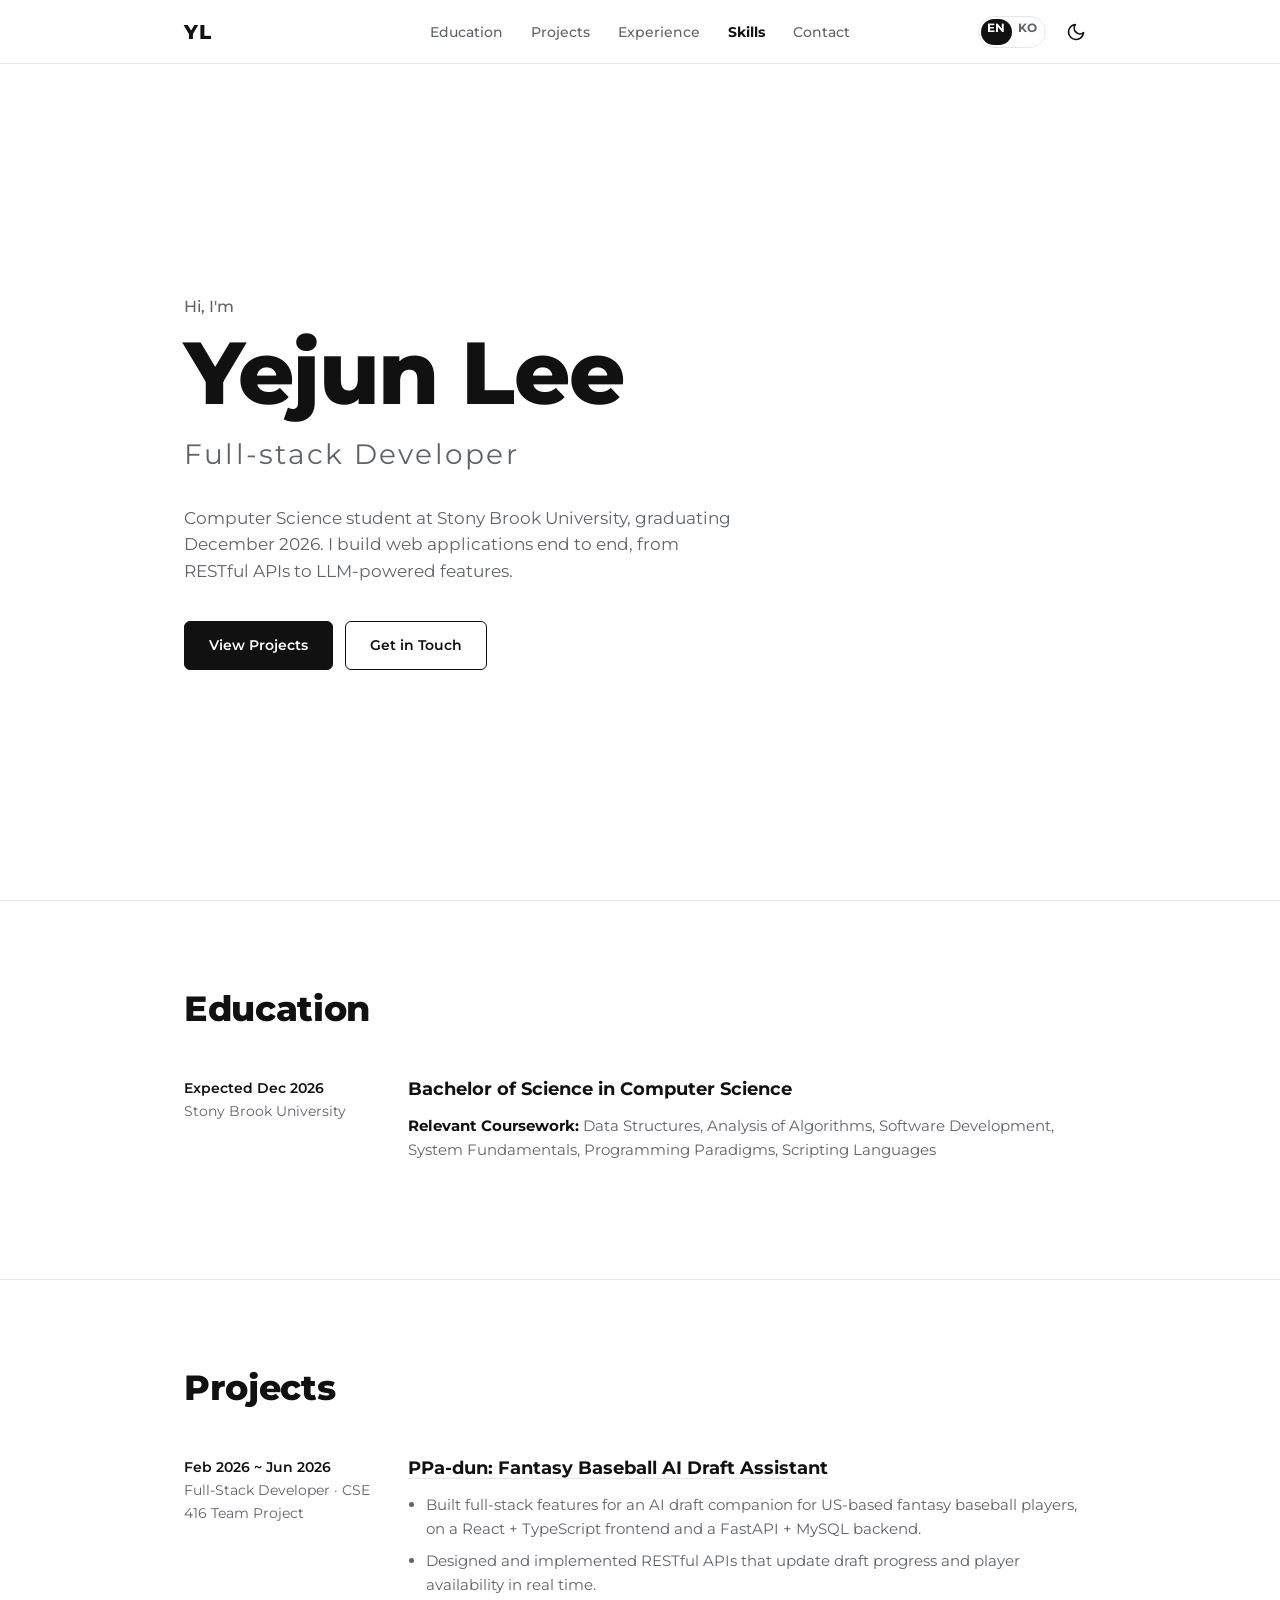
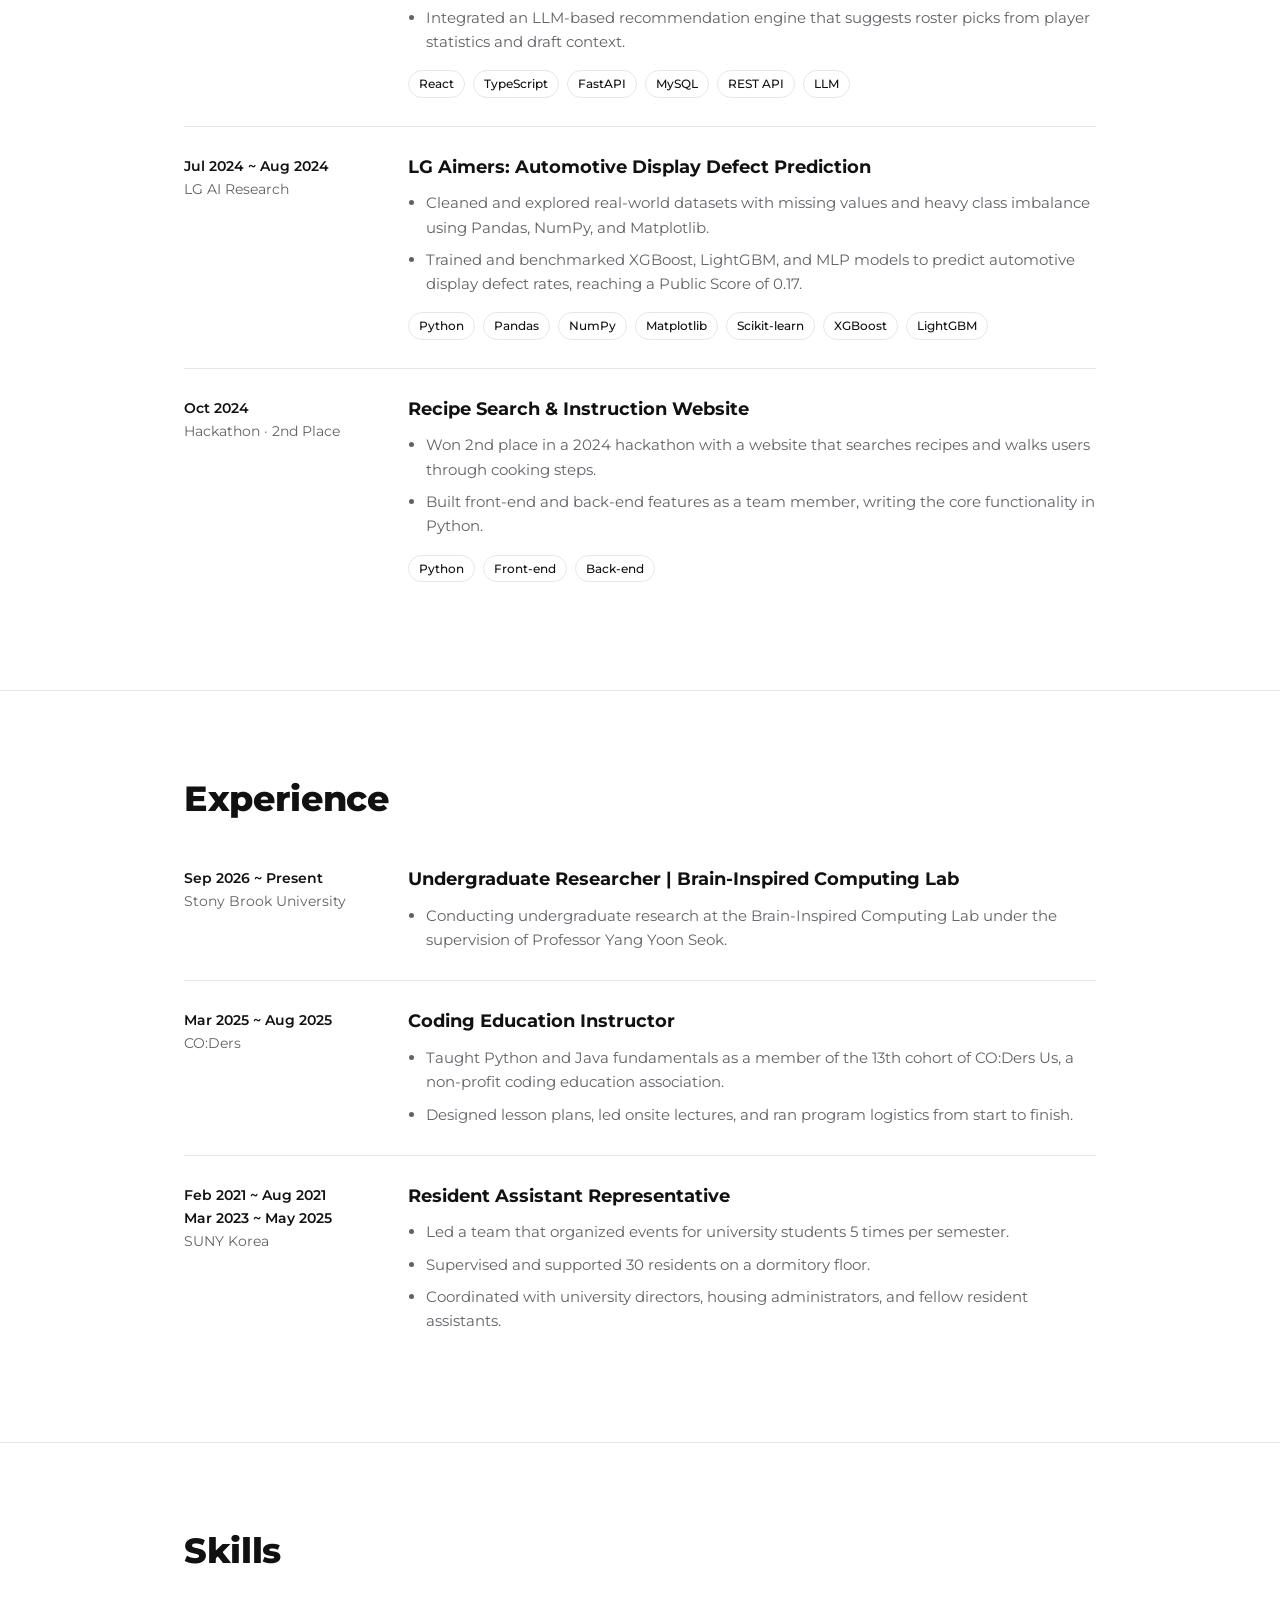
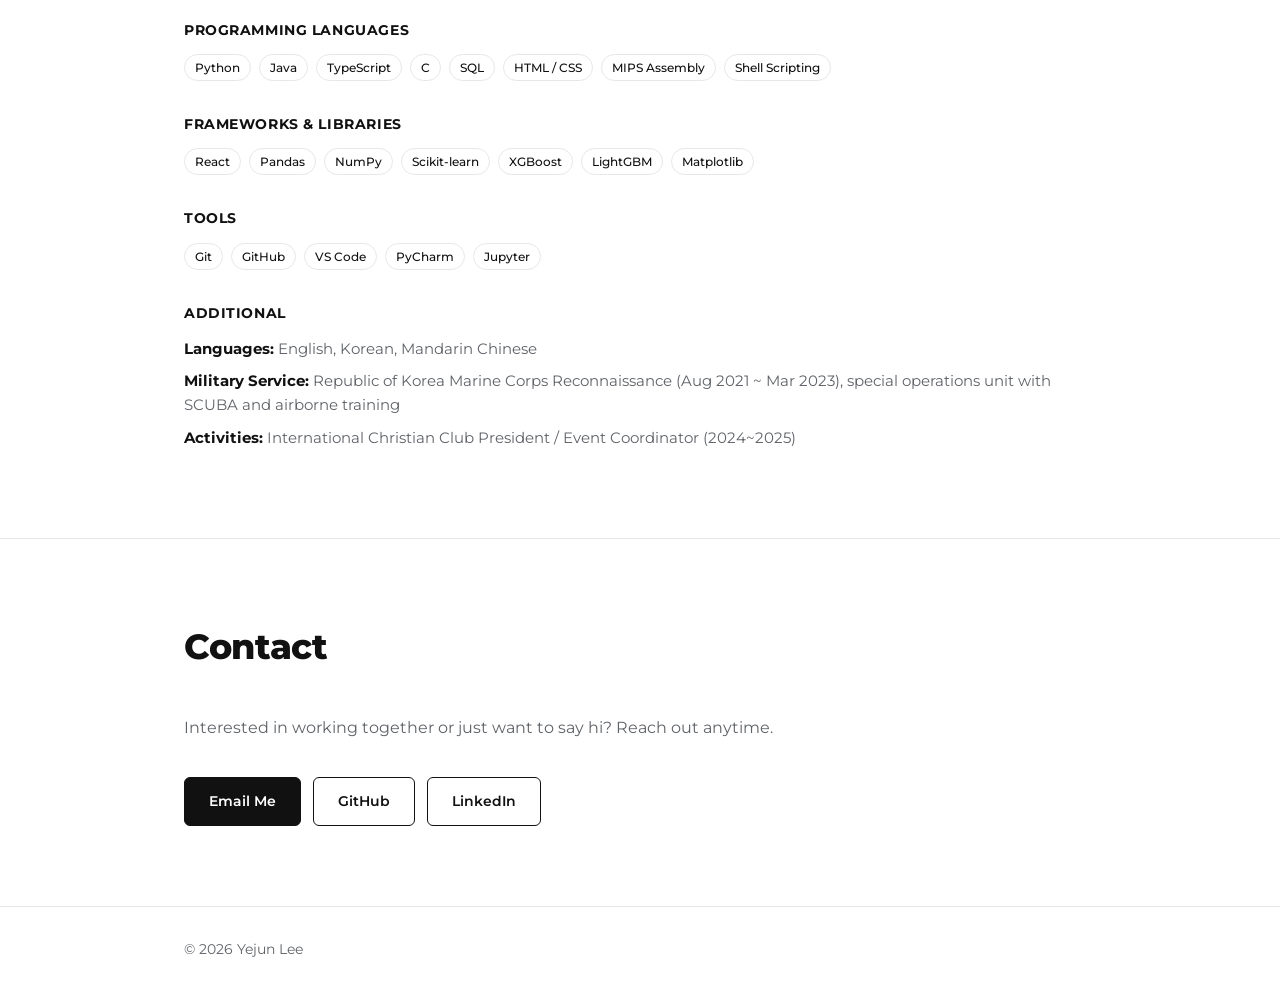
<file: index.html>
<!DOCTYPE html>
<html lang="en">
<head>
  <meta charset="UTF-8" />
  <meta name="viewport" content="width=device-width, initial-scale=1.0" />
  <title>Yejun Lee | Full-stack Developer</title>
  <meta name="description" content="Portfolio of Yejun Lee, a full-stack developer and Computer Science student at Stony Brook University." />
  <meta property="og:type" content="website" />
  <meta property="og:title" content="Yejun Lee | Full-stack Developer" />
  <meta property="og:description" content="Portfolio of Yejun Lee, a full-stack developer and Computer Science student at Stony Brook University." />
  <meta property="og:url" content="https://yejun620.github.io/" />
  <link rel="icon" href="data:image/svg+xml,%3Csvg xmlns='http://www.w3.org/2000/svg' viewBox='0 0 64 64'%3E%3Crect width='64' height='64' rx='12' fill='%23111'/%3E%3Ctext x='32' y='43' font-family='Arial' font-size='30' font-weight='800' text-anchor='middle' fill='%23fff'%3EYL%3C/text%3E%3C/svg%3E" />
  <script>
    // Apply the saved or system theme before first paint to avoid a flash.
    // The "js" class lets CSS hide scroll-reveal elements only when JavaScript is running.
    document.documentElement.classList.add("js");
    (function () {
      try {
        var saved = localStorage.getItem("theme");
        var dark = saved ? saved === "dark" : window.matchMedia("(prefers-color-scheme: dark)").matches;
        document.documentElement.setAttribute("data-theme", dark ? "dark" : "light");
      } catch (e) {}
    })();
  </script>
  <link rel="preconnect" href="https://fonts.googleapis.com" />
  <link rel="preconnect" href="https://fonts.gstatic.com" crossorigin />
  <link href="https://fonts.googleapis.com/css2?family=Montserrat:wght@400;500;600;700;800&display=swap" rel="stylesheet" />
  <link rel="stylesheet" href="css/style.css?v=7" />
</head>
<body>
  <header class="site-header">
    <nav class="nav container" aria-label="Main navigation">
      <a href="#home" class="nav-logo">YL</a>
      <ul class="nav-links">
        <li><a href="#education" data-i18n="nav.education">Education</a></li>
        <li><a href="#projects" data-i18n="nav.projects">Projects</a></li>
        <li><a href="#experience" data-i18n="nav.experience">Experience</a></li>
        <li><a href="#skills" data-i18n="nav.skills">Skills</a></li>
        <li><a href="#contact" data-i18n="nav.contact">Contact</a></li>
      </ul>
      <div class="nav-actions">
        <button class="lang-toggle" type="button" role="switch" aria-checked="false" aria-label="Switch language (English / 한국어)">
          <span>EN</span><span>KO</span>
        </button>
        <button class="theme-toggle" aria-label="Toggle dark mode" type="button">
          <svg class="icon-moon" viewBox="0 0 24 24" width="20" height="20" fill="none" stroke="currentColor" stroke-width="2" stroke-linecap="round" stroke-linejoin="round" aria-hidden="true"><path d="M21 12.8A9 9 0 1 1 11.2 3a7 7 0 0 0 9.8 9.8z"/></svg>
          <svg class="icon-sun" viewBox="0 0 24 24" width="20" height="20" fill="none" stroke="currentColor" stroke-width="2" stroke-linecap="round" stroke-linejoin="round" aria-hidden="true"><circle cx="12" cy="12" r="4"/><path d="M12 2v2M12 20v2M4.9 4.9l1.4 1.4M17.7 17.7l1.4 1.4M2 12h2M20 12h2M4.9 19.1l1.4-1.4M17.7 6.3l1.4-1.4"/></svg>
        </button>
        <button class="nav-toggle" aria-label="Toggle menu" aria-expanded="false" type="button">
          <span></span><span></span><span></span>
        </button>
      </div>
    </nav>
  </header>

  <main>
    <section id="home" class="hero">
      <div class="container hero-inner">
        <div class="hero-text">
          <p class="hero-eyebrow" data-i18n="hero.eyebrow">Hi, I'm</p>
          <h1 class="hero-title">Yejun Lee</h1>
          <p class="hero-role" data-i18n="hero.role">Full-stack Developer</p>
          <p class="hero-summary" data-i18n="hero.summary">Computer Science student at Stony Brook University, graduating December 2026. I build web applications end to end, from RESTful APIs to LLM-powered features.</p>
          <div class="hero-actions">
            <a href="#projects" class="btn btn-primary" data-i18n="hero.btnProjects">View Projects</a>
            <a href="#contact" class="btn btn-ghost" data-i18n="hero.btnContact">Get in Touch</a>
          </div>
        </div>
      </div>
    </section>

    <section id="education" class="section">
      <div class="container">
        <h2 class="section-title" data-i18n="edu.title">Education</h2>

        <article class="project">
          <div class="project-meta">
            <p class="project-date" data-i18n="edu.date">Expected Dec 2026</p>
            <p class="project-org" data-i18n="common.sbu">Stony Brook University</p>
          </div>
          <div class="project-body">
            <h3 class="project-name" data-i18n="edu.degree">Bachelor of Science in Computer Science</h3>
            <p class="skill-text" data-i18n="edu.courses"><strong>Relevant Coursework:</strong> Data Structures, Analysis of Algorithms, Software Development, System Fundamentals, Programming Paradigms, Scripting Languages</p>
          </div>
        </article>
      </div>
    </section>

    <section id="projects" class="section">
      <div class="container">
        <h2 class="section-title" data-i18n="proj.title">Projects</h2>

        <article class="project">
          <div class="project-meta">
            <p class="project-date" data-i18n="p1.date">Feb 2026 ~ Jun 2026</p>
            <p class="project-org" data-i18n="p1.role">Full-Stack Developer · CSE 416 Team Project</p>
          </div>
          <div class="project-body">
            <h3 class="project-name" data-i18n="p1.name"><a href="https://github.com/Ppa-Dun-project" target="_blank" rel="noopener noreferrer">PPa-dun: Fantasy Baseball AI Draft Assistant</a></h3>
            <ul class="project-points">
              <li data-i18n="p1.b1">Built full-stack features for an AI draft companion for US-based fantasy baseball players, on a React + TypeScript frontend and a FastAPI + MySQL backend.</li>
              <li data-i18n="p1.b2">Designed and implemented RESTful APIs that update draft progress and player availability in real time.</li>
              <li data-i18n="p1.b3">Integrated an LLM-based recommendation engine that suggests roster picks from player statistics and draft context.</li>
            </ul>
            <ul class="tags">
              <li>React</li>
              <li>TypeScript</li>
              <li>FastAPI</li>
              <li>MySQL</li>
              <li>REST API</li>
              <li>LLM</li>
            </ul>
          </div>
        </article>

        <article class="project">
          <div class="project-meta">
            <p class="project-date" data-i18n="p2.date">Jul 2024 ~ Aug 2024</p>
            <p class="project-org">LG AI Research</p>
          </div>
          <div class="project-body">
            <h3 class="project-name" data-i18n="p2.name">LG Aimers: Automotive Display Defect Prediction</h3>
            <ul class="project-points">
              <li data-i18n="p2.b1">Cleaned and explored real-world datasets with missing values and heavy class imbalance using Pandas, NumPy, and Matplotlib.</li>
              <li data-i18n="p2.b2">Trained and benchmarked XGBoost, LightGBM, and MLP models to predict automotive display defect rates, reaching a Public Score of 0.17.</li>
            </ul>
            <ul class="tags">
              <li>Python</li>
              <li>Pandas</li>
              <li>NumPy</li>
              <li>Matplotlib</li>
              <li>Scikit-learn</li>
              <li>XGBoost</li>
              <li>LightGBM</li>
            </ul>
          </div>
        </article>

        <article class="project">
          <div class="project-meta">
            <p class="project-date" data-i18n="p3.date">Oct 2024</p>
            <p class="project-org" data-i18n="p3.org">Hackathon · 2nd Place</p>
          </div>
          <div class="project-body">
            <h3 class="project-name" data-i18n="p3.name">Recipe Search &amp; Instruction Website</h3>
            <ul class="project-points">
              <li data-i18n="p3.b1">Won 2nd place in a 2024 hackathon with a website that searches recipes and walks users through cooking steps.</li>
              <li data-i18n="p3.b2">Built front-end and back-end features as a team member, writing the core functionality in Python.</li>
            </ul>
            <ul class="tags">
              <li>Python</li>
              <li>Front-end</li>
              <li>Back-end</li>
            </ul>
          </div>
        </article>
      </div>
    </section>

    <section id="experience" class="section">
      <div class="container">
        <h2 class="section-title" data-i18n="exp.title">Experience</h2>

        <article class="project">
          <div class="project-meta">
            <p class="project-date" data-i18n="e0.date">Sep 2026 ~ Present</p>
            <p class="project-org" data-i18n="common.sbu">Stony Brook University</p>
          </div>
          <div class="project-body">
            <h3 class="project-name" data-i18n="e0.name">Undergraduate Researcher | Brain-Inspired Computing Lab</h3>
            <ul class="project-points">
              <li data-i18n="e0.b1">Conducting undergraduate research at the Brain-Inspired Computing Lab under the supervision of Professor Yang Yoon Seok.</li>
              <!-- TODO: add 1-2 bullets describing the research topic and your contribution -->
            </ul>
          </div>
        </article>

        <article class="project">
          <div class="project-meta">
            <p class="project-date" data-i18n="e1.date">Mar 2025 ~ Aug 2025</p>
            <p class="project-org">CO:Ders</p>
          </div>
          <div class="project-body">
            <h3 class="project-name" data-i18n="e1.name">Coding Education Instructor</h3>
            <ul class="project-points">
              <li data-i18n="e1.b1">Taught Python and Java fundamentals as a member of the 13th cohort of CO:Ders Us, a non-profit coding education association.</li>
              <li data-i18n="e1.b2">Designed lesson plans, led onsite lectures, and ran program logistics from start to finish.</li>
            </ul>
          </div>
        </article>

        <article class="project">
          <div class="project-meta">
            <p class="project-date" data-i18n="e2.date">Feb 2021 ~ Aug 2021<br />Mar 2023 ~ May 2025</p>
            <p class="project-org">SUNY Korea</p>
          </div>
          <div class="project-body">
            <h3 class="project-name" data-i18n="e2.name">Resident Assistant Representative</h3>
            <ul class="project-points">
              <li data-i18n="e2.b1">Led a team that organized events for university students 5 times per semester.</li>
              <li data-i18n="e2.b2">Supervised and supported 30 residents on a dormitory floor.</li>
              <li data-i18n="e2.b3">Coordinated with university directors, housing administrators, and fellow resident assistants.</li>
            </ul>
          </div>
        </article>
      </div>
    </section>

    <section id="skills" class="section">
      <div class="container">
        <h2 class="section-title" data-i18n="skills.title">Skills</h2>

        <div class="skill-group">
          <h3 class="skill-label" data-i18n="skills.langs">Programming Languages</h3>
          <ul class="tags">
            <li>Python</li>
            <li>Java</li>
            <li>TypeScript</li>
            <li>C</li>
            <li>SQL</li>
            <li>HTML / CSS</li>
            <li>MIPS Assembly</li>
            <li>Shell Scripting</li>
          </ul>
        </div>

        <div class="skill-group">
          <h3 class="skill-label" data-i18n="skills.frameworks">Frameworks &amp; Libraries</h3>
          <ul class="tags">
            <li>React</li>
            <li>Pandas</li>
            <li>NumPy</li>
            <li>Scikit-learn</li>
            <li>XGBoost</li>
            <li>LightGBM</li>
            <li>Matplotlib</li>
          </ul>
        </div>

        <div class="skill-group">
          <h3 class="skill-label" data-i18n="skills.tools">Tools</h3>
          <ul class="tags">
            <li>Git</li>
            <li>GitHub</li>
            <li>VS Code</li>
            <li>PyCharm</li>
            <li>Jupyter</li>
          </ul>
        </div>

        <div class="skill-group">
          <h3 class="skill-label" data-i18n="skills.additional">Additional</h3>
          <p class="skill-text" data-i18n="add.lang"><strong>Languages:</strong> English, Korean, Mandarin Chinese</p>
          <p class="skill-text" data-i18n="add.mil"><strong>Military Service:</strong> Republic of Korea Marine Corps Reconnaissance (Aug 2021 ~ Mar 2023), special operations unit with SCUBA and airborne training</p>
          <p class="skill-text" data-i18n="add.act"><strong>Activities:</strong> International Christian Club President / Event Coordinator (2024~2025)</p>
        </div>
      </div>
    </section>

    <section id="contact" class="section">
      <div class="container">
        <h2 class="section-title" data-i18n="contact.title">Contact</h2>
        <p class="contact-text" data-i18n="contact.text">Interested in working together or just want to say hi? Reach out anytime.</p>
        <div class="hero-actions">
          <a href="mailto:bensteve620@gmail.com" class="btn btn-primary" data-i18n="contact.email">Email Me</a>
          <a href="https://github.com/Yejun620" class="btn btn-ghost" target="_blank" rel="noopener noreferrer">GitHub</a>
          <a href="https://www.linkedin.com/in/yejun-lee-117063305" class="btn btn-ghost" target="_blank" rel="noopener noreferrer">LinkedIn</a>
        </div>
      </div>
    </section>
  </main>

  <footer class="site-footer">
    <div class="container">
      <p>&copy; <span id="year"></span> Yejun Lee</p>
    </div>
  </footer>

  <script src="js/i18n.js?v=7"></script>
  <script src="js/main.js?v=7"></script>
</body>
</html>
</file>
<file: css/style.css>
/* ---------- Design tokens ---------- */
:root {
  --bg: #ffffff;
  --text: #111111;
  --muted: #5f6368;
  --line: #e5e7eb;
  --accent: #111111;
  --accent-text: #ffffff;
  --header-bg: rgba(255, 255, 255, 0.92);
  --header-h: 64px;
  --max-w: 960px;
  color-scheme: light;
}

:root[data-theme="dark"] {
  --bg: #0f1115;
  --text: #f3f4f6;
  --muted: #a0a6b0;
  --line: #262a33;
  --accent: #f3f4f6;
  --accent-text: #0f1115;
  --header-bg: rgba(15, 17, 21, 0.9);
  color-scheme: dark;
}

/* ---------- Base ---------- */
*,
*::before,
*::after {
  box-sizing: border-box;
}

html {
  scroll-behavior: smooth;
  scroll-padding-top: var(--header-h);
}

body {
  margin: 0;
  font-family: "Montserrat", "Malgun Gothic", "Apple SD Gothic Neo", "Noto Sans KR", system-ui, -apple-system, "Segoe UI", sans-serif;
  color: var(--text);
  background: var(--bg);
  line-height: 1.6;
}

a {
  color: inherit;
  text-decoration: none;
}

ul {
  list-style: none;
  margin: 0;
  padding: 0;
}

.container {
  width: 100%;
  max-width: var(--max-w);
  margin: 0 auto;
  padding: 0 24px;
}

/* ---------- Header / Nav ---------- */
.site-header {
  position: sticky;
  top: 0;
  z-index: 10;
  height: var(--header-h);
  background: var(--header-bg);
  backdrop-filter: blur(8px);
  border-bottom: 1px solid var(--line);
}

/* Three columns: logo on the left, links centered, buttons on the right */
.nav {
  height: 100%;
  display: grid;
  grid-template-columns: 1fr auto 1fr;
  align-items: center;
}

.nav-logo {
  font-weight: 800;
  font-size: 1.25rem;
  letter-spacing: 0.05em;
}

.nav-links {
  display: flex;
  gap: 28px;
}

.nav-links a {
  font-size: 0.9rem;
  font-weight: 500;
  color: var(--muted);
  transition: color 0.2s;
}

.nav-links a:hover,
.nav-links a.active {
  color: var(--text);
}

.nav-links a.active {
  font-weight: 700;
}

.nav-actions {
  display: flex;
  align-items: center;
  justify-self: end;
  gap: 4px;
}

.nav-logo {
  justify-self: start;
}

/* Sliding EN / KO switch */
.lang-toggle {
  position: relative;
  display: grid;
  grid-template-columns: 1fr 1fr;
  width: 68px;
  height: 32px;
  margin-right: 6px;
  padding: 2px;
  font: inherit;
  font-size: 0.72rem;
  font-weight: 700;
  letter-spacing: 0.04em;
  color: var(--muted);
  background: transparent;
  border: 1px solid var(--line);
  border-radius: 999px;
  cursor: pointer;
}

.lang-toggle::before {
  content: "";
  position: absolute;
  top: 2px;
  left: 2px;
  width: calc(50% - 2px);
  height: calc(100% - 4px);
  background: var(--accent);
  border-radius: 999px;
  transition: transform 0.35s cubic-bezier(0.4, 0, 0.2, 1);
}

.lang-toggle[aria-checked="true"]::before {
  transform: translateX(100%);
}

.lang-toggle span {
  position: relative;
  display: grid;
  place-items: center;
  transition: color 0.3s ease;
}

.lang-toggle span:first-child,
.lang-toggle[aria-checked="true"] span:last-child {
  color: var(--accent-text);
}

.lang-toggle[aria-checked="true"] span:first-child {
  color: var(--muted);
}

/* Page text fades out and back in when the language changes (class set by js/i18n.js) */
main,
.nav-links {
  transition: opacity 0.25s ease;
}

html.lang-switching main,
html.lang-switching .nav-links {
  opacity: 0;
}

.theme-toggle {
  display: grid;
  place-items: center;
  width: 40px;
  height: 40px;
  padding: 0;
  color: var(--text);
  background: none;
  border: 0;
  border-radius: 8px;
  cursor: pointer;
}

.theme-toggle:hover {
  background: var(--line);
}

.theme-toggle .icon-sun {
  display: none;
}

:root[data-theme="dark"] .theme-toggle .icon-sun {
  display: block;
}

:root[data-theme="dark"] .theme-toggle .icon-moon {
  display: none;
}

:focus-visible {
  outline: 2px solid var(--text);
  outline-offset: 3px;
  border-radius: 4px;
}

.nav-toggle {
  display: none;
  flex-direction: column;
  gap: 5px;
  padding: 8px;
  background: none;
  border: 0;
  cursor: pointer;
}

.nav-toggle span {
  display: block;
  width: 22px;
  height: 2px;
  background: var(--text);
}

/* ---------- Hero ---------- */
.hero {
  min-height: calc(100vh - var(--header-h));
  display: flex;
  align-items: center;
}

.hero-inner {
  padding-top: 48px;
  padding-bottom: 48px;
}

.hero-eyebrow {
  margin: 0 0 8px;
  font-size: 1rem;
  font-weight: 500;
  color: var(--muted);
}

.hero-title {
  margin: 0;
  font-size: clamp(2.8rem, 9vw, 5.5rem);
  font-weight: 800;
  line-height: 1.05;
  letter-spacing: -0.02em;
}

.hero-role {
  margin: 12px 0 0;
  font-size: clamp(1.2rem, 3vw, 1.75rem);
  font-weight: 400;
  letter-spacing: 0.08em;
  color: var(--muted);
}

.hero-summary {
  max-width: 560px;
  margin: 28px 0 0;
  font-size: 1.05rem;
  color: var(--muted);
}

.hero-actions {
  display: flex;
  flex-wrap: wrap;
  gap: 12px;
  margin-top: 36px;
}

/* ---------- Buttons ---------- */
.btn {
  display: inline-block;
  padding: 12px 24px;
  font-size: 0.9rem;
  font-weight: 600;
  border: 1.5px solid var(--accent);
  border-radius: 6px;
  transition: background 0.2s, color 0.2s;
}

.btn-primary {
  background: var(--accent);
  color: var(--accent-text);
}

.btn-primary:hover {
  background: transparent;
  color: var(--accent);
}

.btn-ghost {
  background: transparent;
  color: var(--accent);
}

.btn-ghost:hover {
  background: var(--accent);
  color: var(--accent-text);
}

/* ---------- Sections ---------- */
.section {
  padding: 80px 0;
  border-top: 1px solid var(--line);
}

.section-title {
  margin: 0 0 40px;
  font-size: clamp(1.6rem, 4vw, 2.2rem);
  font-weight: 800;
  letter-spacing: -0.01em;
}

/* ---------- Projects ---------- */
.project {
  display: grid;
  grid-template-columns: 200px 1fr;
  gap: 24px;
  padding: 28px 0;
  border-bottom: 1px solid var(--line);
}

.project:first-of-type {
  padding-top: 0;
}

.project:last-child {
  border-bottom: 0;
}

.project-meta p {
  margin: 0;
  font-size: 0.9rem;
}

.project-date {
  font-weight: 600;
}

.project-org {
  margin-top: 2px;
  color: var(--muted);
}

.project-name {
  margin: 0 0 12px;
  font-size: 1.1rem;
  font-weight: 700;
  line-height: 1.4;
}

.project-name a {
  text-decoration: underline;
  text-decoration-thickness: 1px;
  text-underline-offset: 4px;
  text-decoration-color: var(--line);
  transition: text-decoration-color 0.2s;
}

.project-name a:hover {
  text-decoration-color: var(--text);
}

.project-points {
  display: grid;
  gap: 8px;
  padding-left: 18px;
  list-style: disc;
  font-size: 0.95rem;
  color: var(--muted);
}

.tags {
  display: flex;
  flex-wrap: wrap;
  gap: 8px;
  margin-top: 16px;
}

.tags li {
  padding: 3px 10px;
  font-size: 0.75rem;
  font-weight: 500;
  border: 1px solid var(--line);
  border-radius: 999px;
}

/* ---------- Skills ---------- */
.skill-group + .skill-group {
  margin-top: 32px;
}

.skill-label {
  margin: 0 0 12px;
  font-size: 0.9rem;
  font-weight: 700;
  letter-spacing: 0.04em;
  text-transform: uppercase;
}

.skill-group .tags {
  margin-top: 0;
}

.skill-text {
  margin: 0 0 8px;
  font-size: 0.95rem;
  color: var(--muted);
}

.skill-text strong {
  color: var(--text);
}

/* ---------- Contact ---------- */
.contact-text {
  margin: 0;
  color: var(--muted);
}

/* ---------- 404 page ---------- */
.error-page {
  min-height: 100vh;
  display: grid;
  place-items: center;
  padding: 24px;
  text-align: center;
}

.error-code {
  margin: 0;
  font-size: clamp(4.5rem, 20vw, 9rem);
  font-weight: 800;
  line-height: 1;
  letter-spacing: -0.03em;
}

.error-text {
  margin: 12px 0 0;
  font-size: 1.1rem;
  color: var(--muted);
}

.error-page .hero-actions {
  justify-content: center;
}

/* ---------- Scroll reveal ---------- */
/* Everyone gets a fade; the upward slide is skipped when the OS asks for reduced motion */
.js .reveal {
  opacity: 0;
  transition: opacity 0.7s ease, transform 0.7s ease;
}

.js .reveal.visible {
  opacity: 1;
  transform: none;
}

@media (prefers-reduced-motion: no-preference) {
  .js .reveal {
    transform: translateY(24px);
  }
}

/* ---------- Footer ---------- */
.site-footer {
  padding: 32px 0;
  border-top: 1px solid var(--line);
  font-size: 0.85rem;
  color: var(--muted);
}

.site-footer p {
  margin: 0;
}

/* Fade colors when switching theme (class is added by js/main.js for a moment) */
html.theme-transition,
html.theme-transition *,
html.theme-transition *::before,
html.theme-transition *::after {
  transition: background-color 0.5s ease, color 0.5s ease, border-color 0.5s ease !important;
}

/* Color fades are not motion, so only the smooth scrolling is turned off here */
@media (prefers-reduced-motion: reduce) {
  html {
    scroll-behavior: auto;
  }
}

/* ---------- Mobile ---------- */
@media (max-width: 640px) {
  .section {
    padding: 56px 0;
  }

  .project {
    grid-template-columns: 1fr;
    gap: 8px;
  }

}

/* The nav has five links, so it collapses into the menu button a bit earlier */
@media (max-width: 760px) {
  .nav {
    display: flex;
    justify-content: space-between;
  }

  .nav-toggle {
    display: flex;
  }

  .nav-links {
    position: absolute;
    top: var(--header-h);
    left: 0;
    right: 0;
    margin: 0;
    flex-direction: column;
    gap: 0;
    background: var(--bg);
    border-bottom: 1px solid var(--line);

    /* Closed: clipped away from the bottom, so opening looks like the menu drops down */
    clip-path: inset(0 0 100% 0);
    opacity: 0;
    visibility: hidden;
    pointer-events: none;
    transition: clip-path 0.35s cubic-bezier(0.4, 0, 0.2, 1), opacity 0.25s ease, visibility 0s linear 0.35s;
  }

  .nav-links.open {
    clip-path: inset(0 0 0 0);
    opacity: 1;
    visibility: visible;
    pointer-events: auto;
    transition: clip-path 0.35s cubic-bezier(0.4, 0, 0.2, 1), opacity 0.25s ease, visibility 0s;
  }

  /* Hamburger turns into an X while the menu is open */
  .nav-toggle span {
    transition: transform 0.3s ease, opacity 0.2s ease;
  }

  .nav-toggle[aria-expanded="true"] span:nth-child(1) {
    transform: translateY(7px) rotate(45deg);
  }

  .nav-toggle[aria-expanded="true"] span:nth-child(2) {
    opacity: 0;
  }

  .nav-toggle[aria-expanded="true"] span:nth-child(3) {
    transform: translateY(-7px) rotate(-45deg);
  }

  .nav-links a {
    display: block;
    padding: 14px 24px;
  }
}
</file>
